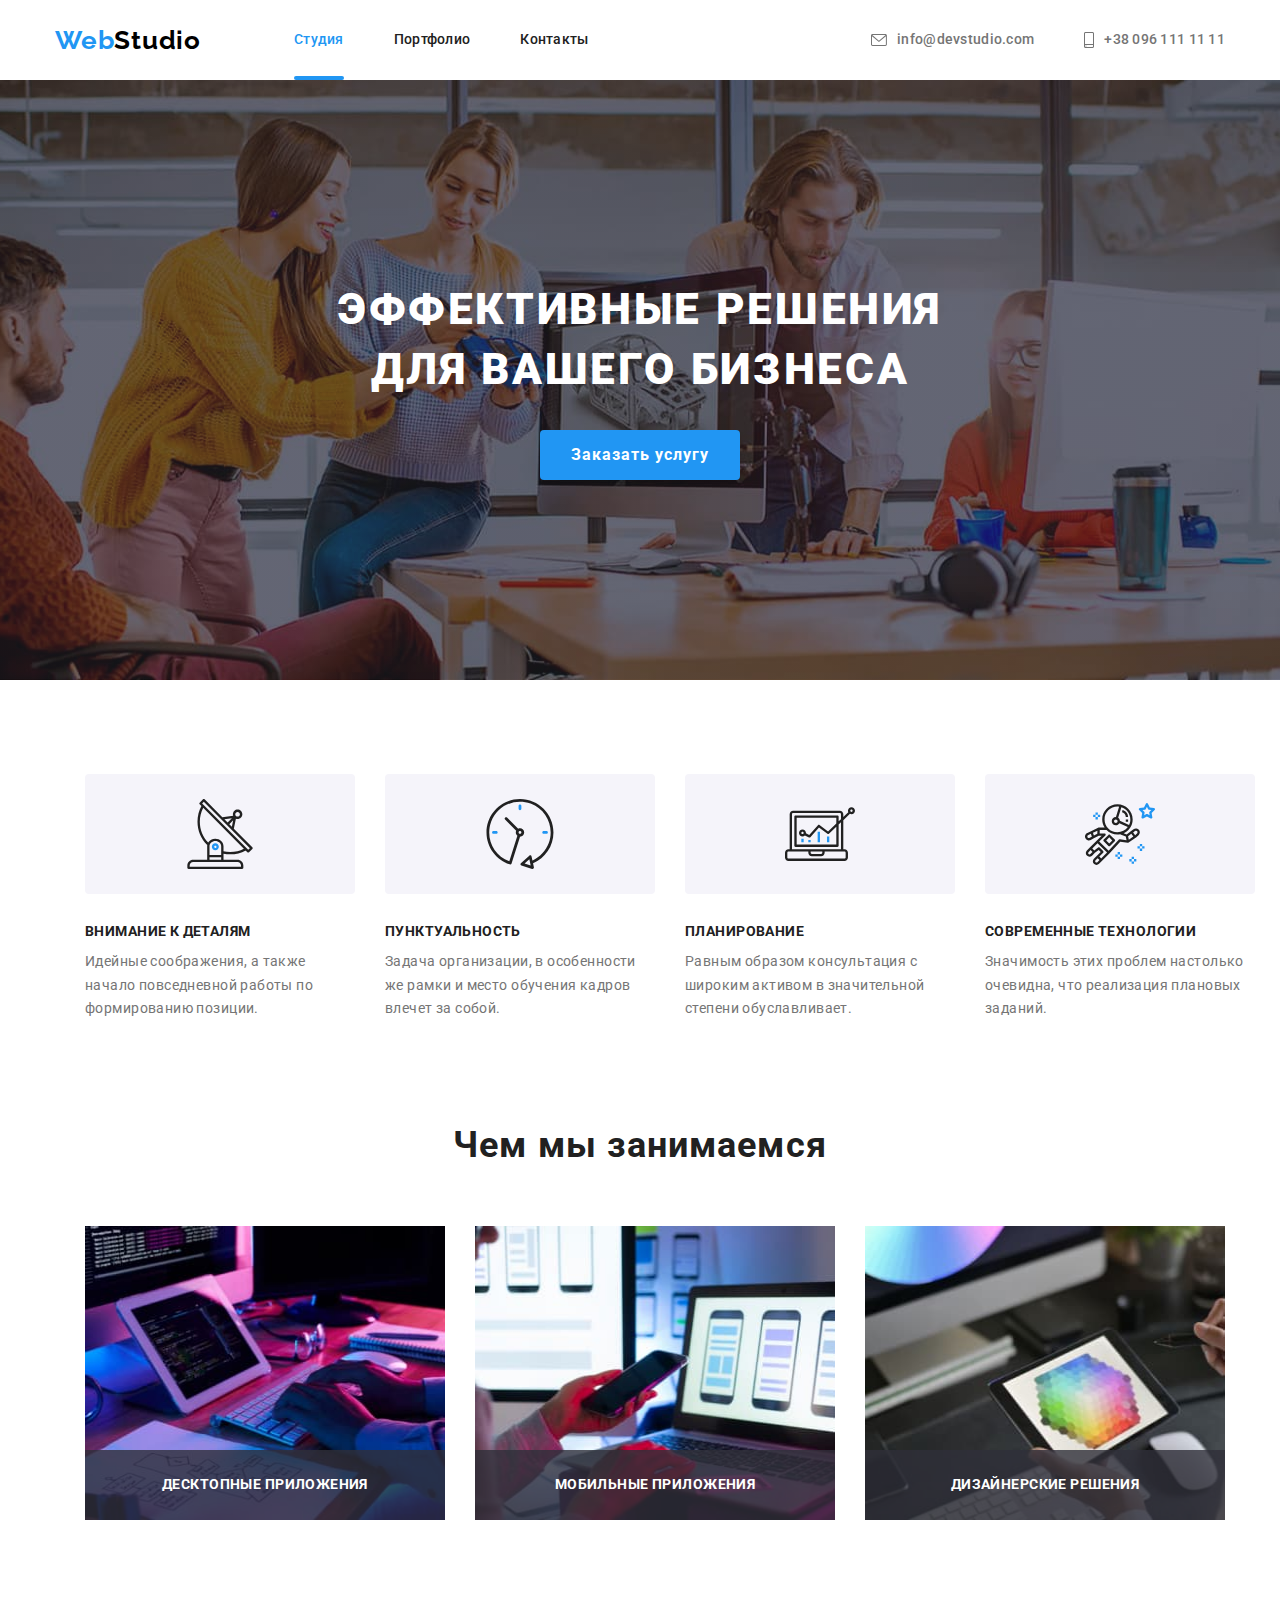
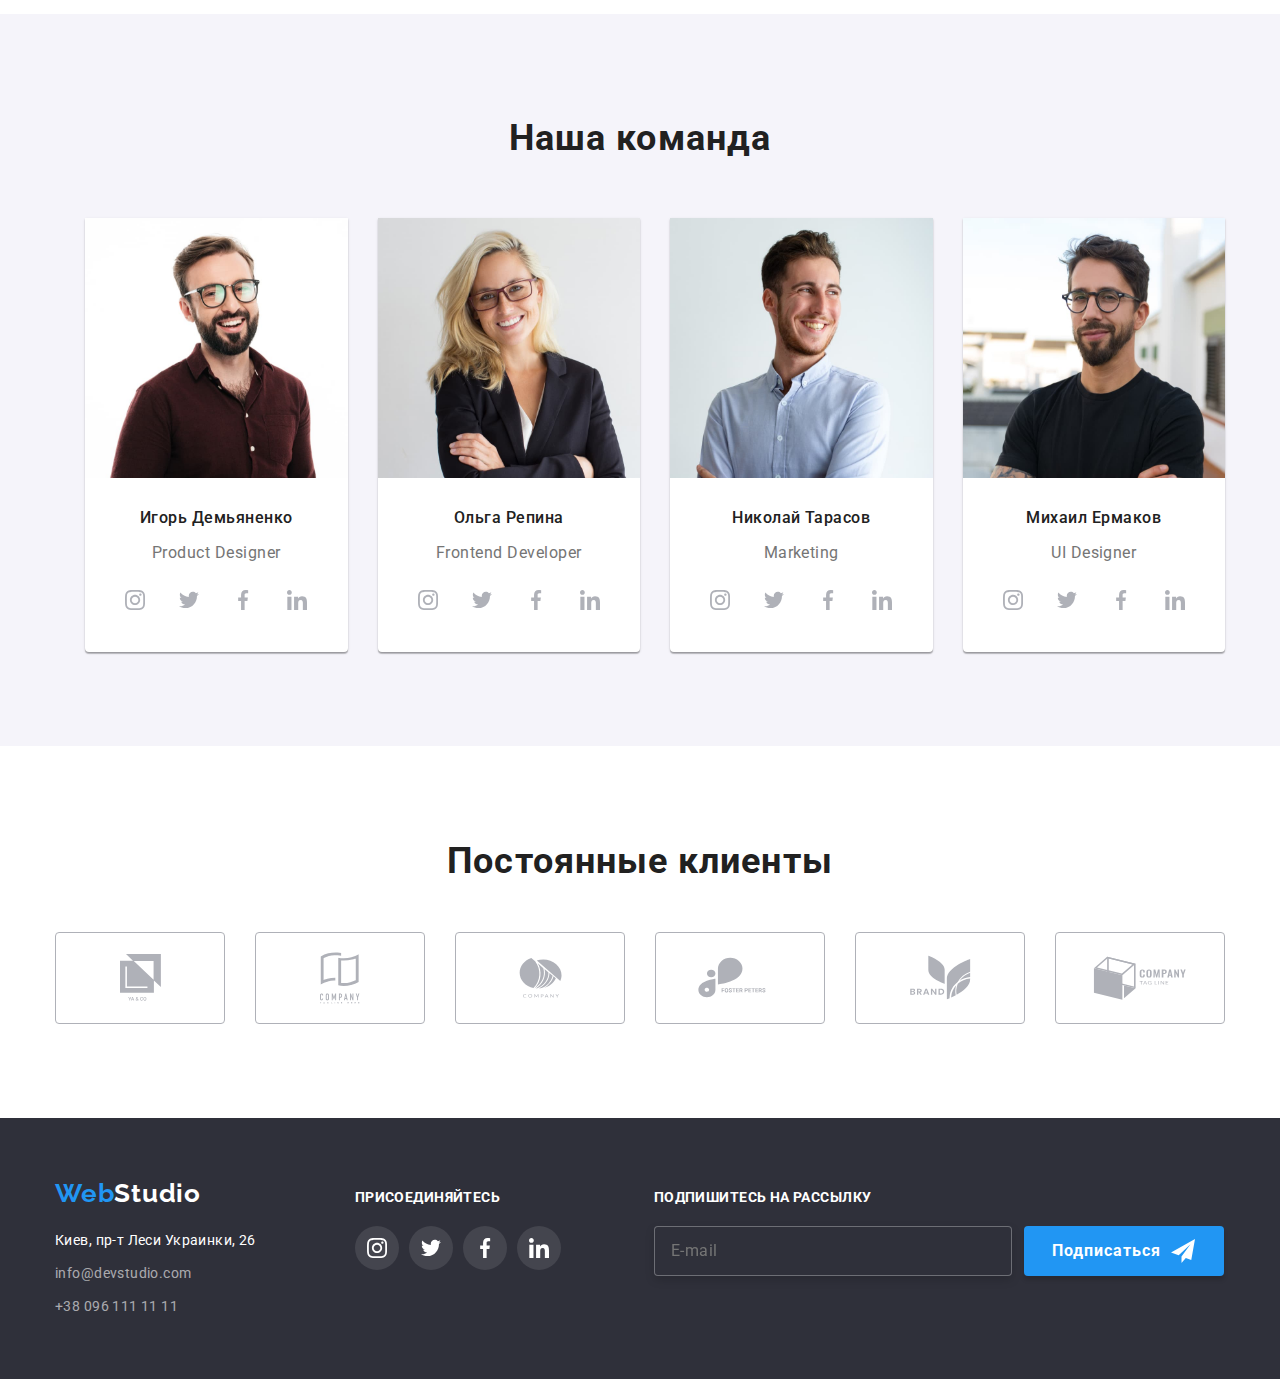
<file: index.html>
<!DOCTYPE html>
<html lang="en">
  <head>
    <meta charset="UTF-8" />
    <meta http-equiv="X-UA-Compatible" content="IE=edge" />
    <meta name="viewport" content="width=device-width, initial-scale=1.0" />
    <title>Document</title>
    <link
      rel="stylesheet"
      href="https://cdnjs.cloudflare.com/ajax/libs/modern-normalize/1.1.0/modern-normalize.min.css"
      integrity="sha512-wpPYUAdjBVSE4KJnH1VR1HeZfpl1ub8YT/NKx4PuQ5NmX2tKuGu6U/JRp5y+Y8XG2tV+wKQpNHVUX03MfMFn9Q=="
      crossorigin="anonymous"
      referrerpolicy="no-referrer"
    />
    <link rel="preconnect" href="https://fonts.googleapis.com" />
    <link rel="preconnect" href="https://fonts.gstatic.com" crossorigin />
    <link href="https://fonts.googleapis.com/css2?family=Raleway:wght@700&family=Roboto:wght@400;500;700;900&display=swap" rel="stylesheet" />
    <link rel="stylesheet" href="https://cdnjs.cloudflare.com/ajax/libs/modern-normalize/1.1.0/modern-normalize.min.css" />
    <link rel="stylesheet" href="./css/main.min.css" />
  </head>
  <body class="body">
    <!-- шапка -->
    <header class="header">
      <div class="container header__content">
        <nav class="navigation">
          <a href="./index.html" class="header__logo link logo"> <span class="logo">Web</span>Studio </a>

          <ul class="navigation__list list">
            <li class="navigation__item"><a href="./index.html" class="navigation__link navigation__link--current link">Студия</a></li>
            <li class="navigation__item"><a href="./portfolio.html" class="navigation__link link">Портфолио</a></li>
            <li class="navigation__item"><a href="" class="navigation__link link">Контакты</a></li>
          </ul>
        </nav>

        <ul class="headder-contacts__list list">
          <li class="header-contacts__item">
            <a href="mailto:info@devstudio.com" class="header-contacts__link link">
              <svg class="header-contacts__icon" width="16" height="12">
                <use href="./images/icons.svg#icon-emeil"></use>
              </svg>
              info@devstudio.com</a
            >
          </li>
          <li class="header-contacts__item">
            <a href="tel:+380961111111" class="header-contacts__link link"
              ><svg class="header-contacts__icon" width="10" height="16">
                <use href="./images/icons.svg#icon-smartphone"></use>
              </svg>
              +38 096 111 11 11</a
            >
          </li>
        </ul>
      </div>
    </header>
    <main>
      <!--Прев'ю сайту-->
      <section class="hero hero-background">
        <div class="container">
          <h1 class="hero__title">Эффективные решения для вашего бизнеса</h1>
          <button type="button" class="button button__hero" data-modal-open>Заказать услугу</button>
        </div>
      </section>
      <!-- Переваги сайту -->
      <section class="advantage">
        <div class="container">
          <ul class="advantage__list list">
            <li class="advantage__item">
              <div class="advantage__rectangle">
                <svg class="advantage__icon">
                  <use href="./images/icons.svg#icon-antenna"></use>
                </svg>
              </div>
              <h3 class="advantage__subtitle">Внимание к деталям</h3>
              <p class="advantage__text">Идейные соображения, а также начало повседневной работы по формированию позиции.</p>
            </li>
            <li class="advantage__item">
              <div class="advantage__rectangle">
                <svg class="advantage__icon">
                  <use href="./images/icons.svg#icon-clock"></use>
                </svg>
              </div>
              <h3 class="advantage__subtitle">Пунктуальность</h3>
              <p class="advantage__text">Задача организации, в особенности же рамки и место обучения кадров влечет за собой.</p>
            </li>
            <li class="advantage__item">
              <div class="advantage__rectangle">
                <svg class="advantage__icon">
                  <use href="./images/icons.svg#icon-diagram"></use>
                </svg>
              </div>
              <h3 class="advantage__subtitle">Планирование</h3>
              <p class="advantage__text">Равным образом консультация с широким активом в значительной степени обуславливает.</p>
            </li>
            <li class="advantage__item">
              <div class="advantage__rectangle">
                <svg class="advantage__icon">
                  <use href="./images/icons.svg#icon-astronaut"></use>
                </svg>
              </div>
              <h3 class="advantage__subtitle">Современные технологии</h3>
              <p class="advantage__text">Значимость этих проблем настолько очевидна, что реализация плановых заданий.</p>
            </li>
          </ul>
        </div>
      </section>
      <!--Чим ми займаємось -->
      <section class="our-work">
        <div class="container">
          <h2 class="our-work__title">Чем мы занимаемся</h2>
          <ul class="our-work__list list">
            <li class="our-work__item">
              <div class="our-work__foto">
                <img src="./images/naborinfo.jpg" alt="Набор информации на клавиатуре" width="370" height="294" />
                <h3 class="our-work__text">Десктопные приложения</h3>
              </div>
            </li>
            <li class="our-work__item">
              <div class="our-work__foto">
                <img src="./images/podborstylia.jpg" alt="Разработка на ноутбуке мобильных интерфейсов" width="370" height="294" />
                <h3 class="our-work__text">Мобильные приложения</h3>
              </div>
            </li>
            <li class="our-work__item">
              <div class="our-work__foto">
                <img src="./images/proverkairaskraska.jpg" alt="Цветовая гамма на планшете" width="370" height="294" />
                <h3 class="our-work__text">Дизайнерские решения</h3>
              </div>
            </li>
          </ul>
        </div>
      </section>
      <!-- Склад команди  -->
      <section class="team">
        <div class="container">
          <h2 class="team__title">Наша команда</h2>
          <ul class="team__list list">
            <li class="card">
              <div class="card__foto foto"><img src="./images/fotoigor.jpg" alt="Фото Игоря" width="270" height="260" /></div>
              <div class="card__abouttext">
                <h3 class="card__subtitle">Игорь Демьяненко</h3>
                <p lang="en" class="card__text">Product Designer</p>
                <ul class="soc-net list">
                  <li class="soc-net__item">
                    <a href="" class="soc-net__link link">
                      <svg class="soc-net__icon" width="20" height="20">
                        <use href="./images/icons.svg#icon-instagram"></use>
                      </svg>
                    </a>
                  </li>
                  <li class="soc-net__item">
                    <a href="" class="soc-net__link link">
                      <svg class="soc-net__icon" width="20" height="20">
                        <use href="./images/icons.svg#icon-twitter"></use>
                      </svg>
                    </a>
                  </li>
                  <li class="soc-net__item">
                    <a href="" class="soc-net__link link">
                      <svg class="soc-net__icon" width="20" height="20">
                        <use href="./images/icons.svg#icon-facebook"></use>
                      </svg>
                    </a>
                  </li>
                  <li class="soc-net__item">
                    <a href="" class="soc-net__link link">
                      <svg class="soc-net__icon" width="20" height="20">
                        <use href="./images/icons.svg#icon-linkedin"></use>
                      </svg>
                    </a>
                  </li>
                </ul>
              </div>
            </li>
            <li class="card">
              <div class="card__foto foto"><img src="./images/fotoolga.jpg" alt="Фото Ольги" width="270" height="260" /></div>
              <div class="card__abouttext">
                <h3 class="card__subtitle">Ольга Репина</h3>
                <p lang="en" class="card__text">Frontend Developer</p>
                <ul class="soc-net list">
                  <li class="soc-net__item">
                    <a href="" class="soc-net__link link">
                      <svg class="soc-net__icon" width="20" height="20">
                        <use href="./images/icons.svg#icon-instagram"></use>
                      </svg>
                    </a>
                  </li>
                  <li class="soc-net__item">
                    <a href="" class="soc-net__link link">
                      <svg class="soc-net__icon" width="20" height="20">
                        <use href="./images/icons.svg#icon-twitter"></use>
                      </svg>
                    </a>
                  </li>
                  <li class="soc-net__item">
                    <a href="" class="soc-net__link link">
                      <svg class="soc-net__icon" width="20" height="20">
                        <use href="./images/icons.svg#icon-facebook"></use>
                      </svg>
                    </a>
                  </li>
                  <li class="soc-net__item">
                    <a href="" class="soc-net__link link">
                      <svg class="soc-net__icon" width="20" height="20">
                        <use href="./images/icons.svg#icon-linkedin"></use>
                      </svg>
                    </a>
                  </li>
                </ul>
              </div>
            </li>
            <li class="card">
              <div class="card__foto foto"><img src="./images/fotonicolay.jpg" alt="Фото Николая" width="270" height="260" /></div>
              <div class="card__abouttext">
                <h3 class="card__subtitle">Николай Тарасов</h3>
                <p lang="en" class="card__text">Marketing</p>
                <ul class="soc-net list">
                  <li class="soc-net__item">
                    <a href="" class="soc-net__link link">
                      <svg class="soc-net__icon" width="20" height="20">
                        <use href="./images/icons.svg#icon-instagram"></use>
                      </svg>
                    </a>
                  </li>
                  <li class="soc-net__item">
                    <a href="" class="soc-net__link link">
                      <svg class="soc-net__icon" width="20" height="20">
                        <use href="./images/icons.svg#icon-twitter"></use>
                      </svg>
                    </a>
                  </li>
                  <li class="soc-net__item">
                    <a href="" class="soc-net__link link">
                      <svg class="soc-net__icon" width="20" height="20">
                        <use href="./images/icons.svg#icon-facebook"></use>
                      </svg>
                    </a>
                  </li>
                  <li class="soc-net__item">
                    <a href="" class="soc-net__link link">
                      <svg class="soc-net__icon" width="20" height="20">
                        <use href="./images/icons.svg#icon-linkedin"></use>
                      </svg>
                    </a>
                  </li>
                </ul>
              </div>
            </li>
            <li class="card">
              <div class="card__foto foto"><img src="./images/fotomisha.jpg" alt="Фото Михаила" width="270" height="260" /></div>
              <div class="card__abouttext">
                <h3 class="card__subtitle">Михаил Ермаков</h3>
                <p lang="en" class="card__text">UI Designer</p>
                <ul class="soc-net list">
                  <li class="soc-net__item">
                    <a href="" class="soc-net__link link">
                      <svg class="soc-net__icon" width="20" height="20">
                        <use href="./images/icons.svg#icon-instagram"></use>
                      </svg>
                    </a>
                  </li>
                  <li class="soc-net__item">
                    <a href="" class="soc-net__link link">
                      <svg class="soc-net__icon" width="20" height="20">
                        <use href="./images/icons.svg#icon-twitter"></use>
                      </svg>
                    </a>
                  </li>
                  <li class="soc-net__item">
                    <a href="" class="soc-net__link link">
                      <svg class="soc-net__icon" width="20" height="20">
                        <use href="./images/icons.svg#icon-facebook"></use>
                      </svg>
                    </a>
                  </li>
                  <li class="soc-net__item">
                    <a href="" class="soc-net__link link">
                      <svg class="soc-net__icon" width="20" height="20">
                        <use href="./images/icons.svg#icon-linkedin"></use>
                      </svg>
                    </a>
                  </li>
                </ul>
              </div>
            </li>
          </ul>
        </div>
      </section>
      <!-- Клиенты  -->
      <section class="clients">
        <div class="container">
          <h2 class="clients__title">Постоянные клиенты</h2>
          <ul class="clients__list list">
            <li class="clients__item">
              <a href="" class="clients__link link">
                <svg class="clients__icon" width="41" height="47">
                  <use href="./images/icons.svg#icon-group1"></use>
                </svg>
              </a>
            </li>
            <li class="clients__item">
              <a href="" class="clients__link link">
                <svg class="clients__icon" width="40" height="52">
                  <use href="./images/icons.svg#icon-group2"></use>
                </svg>
              </a>
            </li>
            <li class="clients__item">
              <a href="" class="clients__link link">
                <svg class="clients__icon" width="43" height="41">
                  <use href="./images/icons.svg#icon-group3"></use>
                </svg>
              </a>
            </li>
            <li class="clients__item">
              <a href="" class="clients__link link">
                <svg class="clients__icon" width="84" height="41">
                  <use href="./images/icons.svg#icon-group4"></use>
                </svg>
              </a>
            </li>
            <li class="clients__item">
              <a href="" class="clients__link link">
                <svg class="clients__icon" width="63" height="45">
                  <use href="./images/icons.svg#icon-group5"></use>
                </svg>
              </a>
            </li>
            <li class="clients__item">
              <a href="" class="clients__link link">
                <svg class="clients__icon" width="94" height="44">
                  <use href="./images/icons.svg#icon-group6"></use>
                </svg>
              </a>
            </li>
          </ul>
        </div>
      </section>
    </main>
    <!-- Підвал -->
    <footer class="footer">
      <div class="container footer__content">
        <div class="address">
          <a href="./index.html" class="footer-logo-stydio link logo"><span class="logo">Web</span>Studio</a>
          <address>
            <ul class="address__list list">
              <li class="address__item">
                <a
                  href="https://goo.gl/maps/xSZYq1oX6aC3uce56"
                  target="_blank"
                  rel="noreferrer noopener"
                  class="address__link address__link--white link"
                  >Киев, пр-т Леси Украинки, 26</a
                >
              </li>
              <li class="address__item"><a href="mailto:info@devstudio.com" class="address__link link">info@devstudio.com</a></li>
              <li class="address__item"><a href="tel:+380961111111" class="address__link link">+38 096 111 11 11</a></li>
            </ul>
          </address>
        </div>
        <div class="contacts-socnav">
          <h3 class="contacts-socnav__title">присоединяйтесь</h3>
          <ul class="contacts-socnav__list list">
            <li class="contacts-socnav__item">
              <a href="" class="contacts-socnav__link link">
                <svg class="fcontacts-socnav__icon" width="20" height="20">
                  <use href="./images/icons.svg#icon-instagram"></use>
                </svg>
              </a>
            </li>
            <li class="contacts-socnav__item">
              <a href="" class="contacts-socnav__link link">
                <svg class="contacts-socnav__icon" width="20" height="20">
                  <use href="./images/icons.svg#icon-twitter"></use>
                </svg>
              </a>
            </li>
            <li class="contacts-socnav__item">
              <a href="" class="contacts-socnav__link link">
                <svg class="contacts-socnav__icon" width="20" height="20">
                  <use href="./images/icons.svg#icon-facebook"></use>
                </svg>
              </a>
            </li>
            <li class="contacts-socnav__item">
              <a href="" class="contacts-socnav__link link">
                <svg class="contacts-socnav__icon" width="20" height="20">
                  <use href="./images/icons.svg#icon-linkedin"></use>
                </svg>
              </a>
            </li>
          </ul>
        </div>
        <div class="subscribe">
          <h3 class="subscribe__title">Подпишитесь на рассылку</h3>
          <form class="subscribe__form">
            <input class="subscribe__input" type="email" name="mail" id="email" placeholder="E-mail" />
            <button type="submit" class="button subscribe__btn">
              Подписаться
              <svg class="subscribe__icon" width="24" height="24">
                <use href="./images/icons.svg#icon-send"></use>
              </svg>
            </button>
          </form>
        </div>
      </div>
    </footer>
    <!-- Модалка -->
    <div class="backdrop is-hidden" data-modal>
      <div class="modal">
        <button type="button" class="btn-close" data-modal-close>
          <svg class="btn-close__icon" width="11" height="11">
            <use href="./images/icons.svg#icon-vector_x"></use>
          </svg>
        </button>
        <h3 class="modal__title">Оставьте свои данные, мы вам перезвоним</h3>
        <form class="form">
          <div class="form__field">
            <label for="name" class="form__label">Имя</label>
            <input class="form__input" type="text" name="name" id="name" />
            <svg class="form__icon" width="18" height="18">
              <use href="./images/icons.svg#icon-person-form"></use>
            </svg>
          </div>

          <div class="form__field">
            <label for="tel" class="form__label">Телефон</label>
            <input class="form__input" type="tel" name="tel" id="tel" />
            <svg class="form__icon" width="18" height="18">
              <use href="./images/icons.svg#icon-phone-form"></use>
            </svg>
          </div>

          <div class="form__field">
            <label for="mail" class="form__label">Почта</label>
            <input class="form__input" type="email" name="mail" id="mail" />
            <svg class="form__icon" width="18" height="18">
              <use href="./images/icons.svg#icon-emeil-form"></use>
            </svg>
          </div>

          <div class="form__field">
            <label for="comment" class="form__label">Комментарий</label>
            <textarea class="form__input" name="comment" id="comment" rows="10" placeholder="Введите текст"></textarea>
          </div>

          <label class="policy">
            <input class="policy__input" type="checkbox" name="policy" />
            <span class="policy__icon"></span>
            <span class="policy__text">Соглашаюсь с рассылкой и принимаю</span> <a href="" class="policy__contract">Условия договора</a>
          </label>

          <div class="button-send">
            <button type="submit" class="button">Отправить</button>
          </div>
        </form>
      </div>
    </div>
    <script src="./js/modal.js"></script>
  </body>
</html>
</file>
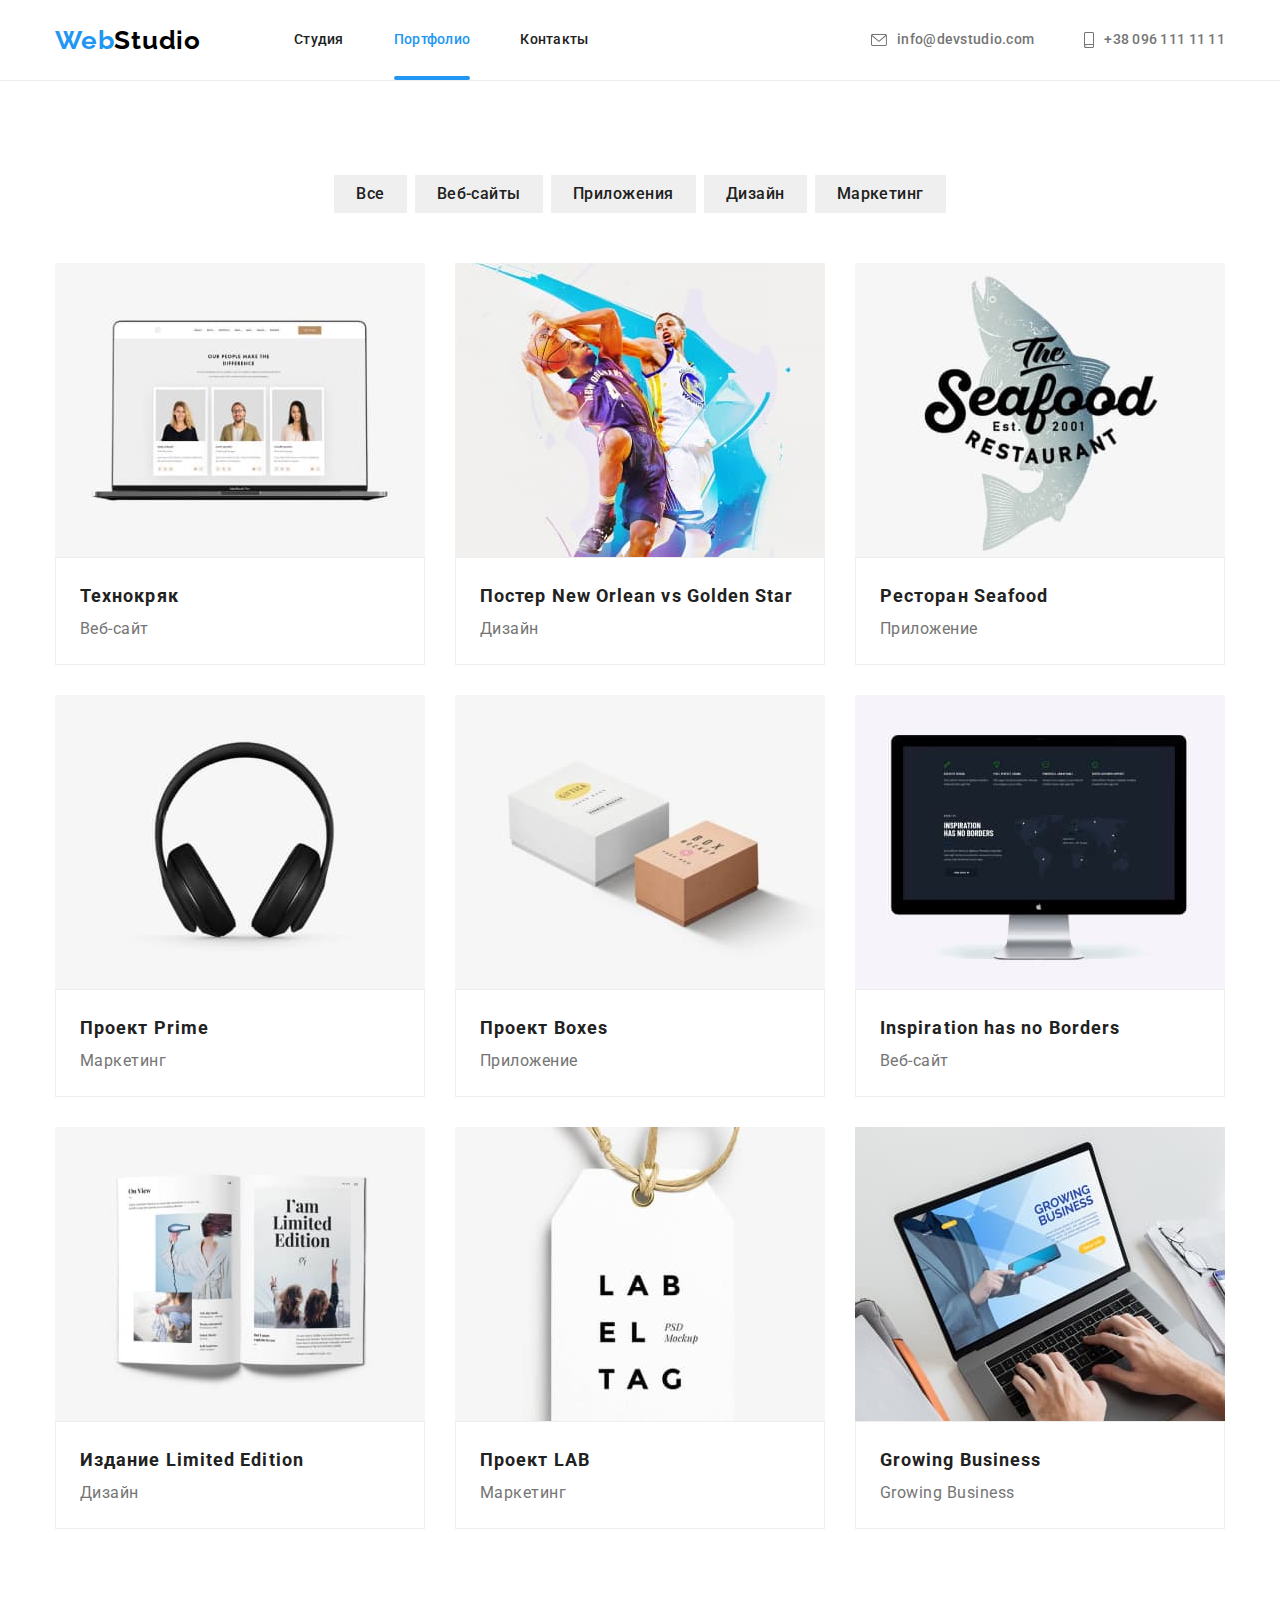
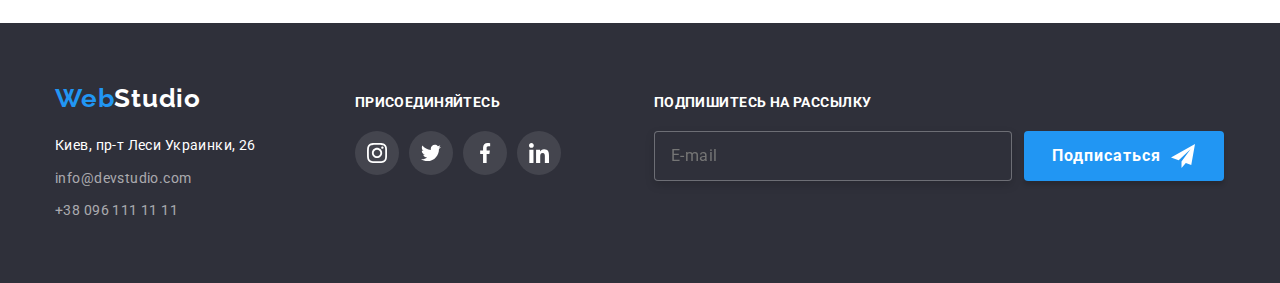
<file: portfolio.html>
<!DOCTYPE html>
<html lang="ru">
  <head>
    <meta charset="UTF-8" />
    <meta http-equiv="X-UA-Compatible" content="IE=edge" />
    <meta name="viewport" content="width=device-width, initial-scale=1.0" />
    <title>Document</title>
    <link
      rel="stylesheet"
      href="https://cdnjs.cloudflare.com/ajax/libs/modern-normalize/1.1.0/modern-normalize.min.css"
      integrity="sha512-wpPYUAdjBVSE4KJnH1VR1HeZfpl1ub8YT/NKx4PuQ5NmX2tKuGu6U/JRp5y+Y8XG2tV+wKQpNHVUX03MfMFn9Q=="
      crossorigin="anonymous"
      referrerpolicy="no-referrer"
    />
    <link rel="preconnect" href="https://fonts.googleapis.com" />
    <link rel="preconnect" href="https://fonts.gstatic.com" crossorigin />
    <link href="https://fonts.googleapis.com/css2?family=Raleway:wght@700&family=Roboto:wght@400;500;700;900&display=swap" rel="stylesheet" />
    <link rel="stylesheet" href="https://cdnjs.cloudflare.com/ajax/libs/modern-normalize/1.1.0/modern-normalize.min.css" />
    <link rel="stylesheet" href="./css/main.min.css" />
  </head>
  <body class="body">
    <!-- шапка -->
    <header class="header header-portfolio">
      <div class="container header__content">
        <nav class="navigation">
          <a href="./index.html" class="header__logo link logo"> <span class="logo">Web</span>Studio </a>

          <ul class="navigation__list list">
            <li class="navigation__item"><a href="./index.html" class="navigation__link link">Студия</a></li>
            <li class="navigation__item"><a href="./portfolio.html" class="navigation__link navigation__link--current link">Портфолио</a></li>
            <li class="navigation__item"><a href="" class="navigation__link link">Контакты</a></li>
          </ul>
        </nav>

        <ul class="headder-contacts__list list">
          <li class="header-contacts__item">
            <a href="mailto:info@devstudio.com" class="header-contacts__link link">
              <svg class="header-contacts__icon" width="16" height="12">
                <use href="./images/icons.svg#icon-emeil"></use>
              </svg>
              info@devstudio.com</a
            >
          </li>
          <li class="header-contacts__item">
            <a href="tel:+380961111111" class="header-contacts__link link"
              ><svg class="header-contacts__icon" width="10" height="16">
                <use href="./images/icons.svg#icon-smartphone"></use>
              </svg>
              +38 096 111 11 11</a
            >
          </li>
        </ul>
      </div>
    </header>
    <main>
      <!-- Фільтра та фото сторінки -->
      <section class="portfolio">
        <div class="container">
          <h1 class="hero-title-portfolio visually-hidden">Портфолио</h1>
          <h2 class="portfolio-title visually-hidden">Фильтр та фото портфолио</h2>
          <ul class="list-btn list">
            <li class="list-btn__item">
              <button type="button" class="list-buton">Все</button>
            </li>
            <li class="list-btn__item">
              <button type="button" class="list-buton">Веб-сайты</button>
            </li>
            <li class="list-btn__item">
              <button type="button" class="list-buton">Приложения</button>
            </li>
            <li class="list-btn__item">
              <button type="button" class="list-buton">Дизайн</button>
            </li>
            <li class="list-btn__item">
              <button type="button" class="list-buton">Маркетинг</button>
            </li>
          </ul>
          <ul class="examples-list list">
            <li class="examples-list__item">
              <a href="" class="examples-list__link link">
                <div class="examples-list__foto">
                  <img src="./images/users.jpg" alt="Фото пользователей" width="370" height="294" />
                  <div class="overlay">
                    <p class="overlay__text">
                      Технокряк это современная площадка распространения коронавируса. Компании используют эту платформу для цифрового шпионажа и атак
                      на защищённые сервера конкурентов.
                    </p>
                  </div>
                </div>
                <div class="examples-list__abouttext">
                  <h3 class="examples-list__subtitle">Технокряк</h3>
                  <p class="examples-list__text">Веб-сайт</p>
                </div>
              </a>
            </li>
            <li class="examples-list__item">
              <a href="" class="examples-list__link link">
                <div class="examples-list__foto">
                  <img src="./images/poster.jpg" alt="Два игрока баскетбола" width="370" height="294" />
                  <div class="overlay">
                    <p class="overlay__text">
                      Технокряк это современная площадка распространения коронавируса. Компании используют эту платформу для цифрового шпионажа и атак
                      на защищённые сервера конкурентов.
                    </p>
                  </div>
                </div>
                <div class="examples-list__abouttext">
                  <h3 class="examples-list__subtitle">Постер New Orlean vs Golden Star</h3>
                  <p class="examples-list__text">Дизайн</p>
                </div>
              </a>
            </li>
            <li class="examples-list__item">
              <a href="" class="examples-list__link link">
                <div class="examples-list__foto">
                  <img src="./images/logorestaurant.jpg" alt="Логотип ресторана" width="370" height="294" />
                  <div class="overlay">
                    <p class="overlay__text">
                      Технокряк это современная площадка распространения коронавируса. Компании используют эту платформу для цифрового шпионажа и атак
                      на защищённые сервера конкурентов.
                    </p>
                  </div>
                </div>
                <div class="examples-list__abouttext">
                  <h3 class="examples-list__subtitle">Ресторан Seafood</h3>
                  <p class="examples-list__text">Приложение</p>
                </div>
              </a>
            </li>
            <li class="examples-list__item">
              <a href="" class="examples-list__link link">
                <div class="examples-list__foto">
                  <img src="./images/headphone.jpg" alt="Наушники" width="370" height="294" />
                  <div class="overlay">
                    <p class="overlay__text">
                      Технокряк это современная площадка распространения коронавируса. Компании используют эту платформу для цифрового шпионажа и атак
                      на защищённые сервера конкурентов.
                    </p>
                  </div>
                </div>
                <div class="examples-list__abouttext">
                  <h3 class="examples-list__subtitle">Проект Prime</h3>
                  <p class="examples-list__text">Маркетинг</p>
                </div>
              </a>
            </li>
            <li class="examples-list__item">
              <a href="" class="examples-list__link link">
                <div class="examples-list__foto">
                  <img src="./images/box.jpg" alt="Деревянная коробка" width="370" height="294" />
                  <div class="overlay">
                    <p class="overlay__text">
                      Технокряк это современная площадка распространения коронавируса. Компании используют эту платформу для цифрового шпионажа и атак
                      на защищённые сервера конкурентов.
                    </p>
                  </div>
                </div>
                <div class="examples-list__abouttext">
                  <h3 class="examples-list__subtitle">Проект Boxes</h3>
                  <p class="examples-list__text">Приложение</p>
                </div>
              </a>
            </li>
            <li class="examples-list__item">
              <a href="" class="examples-list__link link">
                <div class="examples-list__foto">
                  <img src="./images/monitor.jpg" alt="Монитор" width="370" height="294" />
                  <div class="overlay">
                    <p class="overlay__text">
                      Технокряк это современная площадка распространения коронавируса. Компании используют эту платформу для цифрового шпионажа и атак
                      на защищённые сервера конкурентов.
                    </p>
                  </div>
                </div>
                <div class="examples-list__abouttext">
                  <h3 lang="en" class="examples-list__subtitle">Inspiration has no Borders</h3>
                  <p class="examples-list__text">Веб-сайт</p>
                </div>
              </a>
            </li>
            <li class="examples-list__item">
              <a href="" class="examples-list__link link">
                <div class="examples-list__foto">
                  <img src="./images/book.jpg" alt="Книга" width="370" height="294" />
                  <div class="overlay">
                    <p class="overlay__text">
                      Технокряк это современная площадка распространения коронавируса. Компании используют эту платформу для цифрового шпионажа и атак
                      на защищённые сервера конкурентов.
                    </p>
                  </div>
                </div>
                <div class="examples-list__abouttext">
                  <h3 class="examples-list__subtitle">Издание Limited Edition</h3>
                  <p class="examples-list__text">Дизайн</p>
                </div>
              </a>
            </li>
            <li class="examples-list__item">
              <a href="" class="examples-list__link link">
                <div class="examples-list__foto">
                  <img src="./images/tag.jpg" alt="Бирка" width="370" height="294" />
                  <div class="overlay">
                    <p class="overlay__text">
                      Технокряк это современная площадка распространения коронавируса. Компании используют эту платформу для цифрового шпионажа и атак
                      на защищённые сервера конкурентов.
                    </p>
                  </div>
                </div>
                <div class="examples-list__abouttext">
                  <h3 class="examples-list__subtitle">Проект LAB</h3>
                  <p class="examples-list__text">Маркетинг</p>
                </div>
              </a>
            </li>
            <li class="examples-list__item">
              <a href="" class="examples-list__link link">
                <div class="examples-list__foto">
                  <img src="./images/laptop.jpg" alt="Ноутбук" width="370" height="294" />
                  <div class="overlay">
                    <p class="overlay__text">
                      Технокряк это современная площадка распространения коронавируса. Компании используют эту платформу для цифрового шпионажа и атак
                      на защищённые сервера конкурентов.
                    </p>
                  </div>
                </div>
                <div class="examples-list__abouttext">
                  <h3 lang="en" class="examples-list__subtitle">Growing Business</h3>
                  <p lang="en" class="examples-list__text">Growing Business</p>
                </div>
              </a>
            </li>
          </ul>
        </div>
      </section>
    </main>
    <!-- Підвал -->
    <footer class="footer">
      <div class="container footer__content">
        <div class="address">
          <a href="./index.html" class="footer-logo-stydio link logo"><span class="logo">Web</span>Studio</a>
          <address>
            <ul class="address__list list">
              <li class="address__item">
                <a
                  href="https://goo.gl/maps/xSZYq1oX6aC3uce56"
                  target="_blank"
                  rel="noreferrer noopener"
                  class="address__link address__link--white link"
                  >Киев, пр-т Леси Украинки, 26</a
                >
              </li>
              <li class="address__item"><a href="mailto:info@devstudio.com" class="address__link link">info@devstudio.com</a></li>
              <li class="address__item"><a href="tel:+380961111111" class="address__link link">+38 096 111 11 11</a></li>
            </ul>
          </address>
        </div>
        <div class="contacts-socnav">
          <h3 class="contacts-socnav__title">присоединяйтесь</h3>
          <ul class="contacts-socnav__list list">
            <li class="contacts-socnav__item">
              <a href="" class="contacts-socnav__link link">
                <svg class="fcontacts-socnav__icon" width="20" height="20">
                  <use href="./images/icons.svg#icon-instagram"></use>
                </svg>
              </a>
            </li>
            <li class="contacts-socnav__item">
              <a href="" class="contacts-socnav__link link">
                <svg class="contacts-socnav__icon" width="20" height="20">
                  <use href="./images/icons.svg#icon-twitter"></use>
                </svg>
              </a>
            </li>
            <li class="contacts-socnav__item">
              <a href="" class="contacts-socnav__link link">
                <svg class="contacts-socnav__icon" width="20" height="20">
                  <use href="./images/icons.svg#icon-facebook"></use>
                </svg>
              </a>
            </li>
            <li class="contacts-socnav__item">
              <a href="" class="contacts-socnav__link link">
                <svg class="contacts-socnav__icon" width="20" height="20">
                  <use href="./images/icons.svg#icon-linkedin"></use>
                </svg>
              </a>
            </li>
          </ul>
        </div>
        <div class="subscribe">
          <h3 class="subscribe__title">Подпишитесь на рассылку</h3>
          <form class="subscribe__form">
            <input class="subscribe__input" type="email" name="mail" id="email" placeholder="E-mail" />
            <button type="submit" class="button subscribe__btn">
              Подписаться
              <svg class="subscribe__icon" width="24" height="24">
                <use href="./images/icons.svg#icon-send"></use>
              </svg>
            </button>
          </form>
        </div>
      </div>
    </footer>
  </body>
</html>
</file>
<file: css/main.min.css>
.body{color:#757575;font-family:Roboto, sans-serif;letter-spacing:0.03em;font-size:14px;line-height:1.71}h1,h2,h3,h4,h5,h6,p{margin:0}img{display:block;max-width:100%}textarea{resize:none}.list{margin:0;padding:0;list-style:none}.link{text-decoration:none}.container{margin-left:auto;margin-right:auto;width:1200px;padding-left:15px;padding-right:15px}.visually-hidden{position:absolute;width:1px;height:1px;margin:-1px;padding:0;overflow:hidden;border:0;clip:rect(0 0 0 0)}.button{display:-webkit-box;display:-ms-flexbox;display:flex;width:200px;height:50px;-webkit-box-pack:center;-ms-flex-pack:center;justify-content:center;-webkit-box-align:center;-ms-flex-align:center;align-items:center;font-size:16px;line-height:1.87;font-weight:700;letter-spacing:0.06em;color:#fff;background-color:#2196f3;-webkit-box-shadow:0px 4px 4px rgba(0,0,0,0.15);box-shadow:0px 4px 4px rgba(0,0,0,0.15);border-radius:4px;border:none;cursor:pointer}.logo{font-family:Raleway, sans-serif;font-weight:700;font-size:26px;line-height:1.19;letter-spacing:0.03em;color:#2196f3}.list-btn{display:-webkit-box;display:-ms-flexbox;display:flex;-webkit-box-pack:center;-ms-flex-pack:center;justify-content:center;margin-bottom:50px}.list-btn__item:not(:last-child){margin-right:8px}.list-buton{padding:6px 22px;font-weight:500;font-size:16px;line-height:1.62;letter-spacing:0.03em;color:#212121;cursor:pointer;border:none;-webkit-transition:color 250ms cubic-bezier(0.4, 0, 0.2, 1),background-color 250ms cubic-bezier(0.4, 0, 0.2, 1),-webkit-box-shadow 250ms cubic-bezier(0.4, 0, 0.2, 1);transition:color 250ms cubic-bezier(0.4, 0, 0.2, 1),background-color 250ms cubic-bezier(0.4, 0, 0.2, 1),-webkit-box-shadow 250ms cubic-bezier(0.4, 0, 0.2, 1);transition:color 250ms cubic-bezier(0.4, 0, 0.2, 1),background-color 250ms cubic-bezier(0.4, 0, 0.2, 1),box-shadow 250ms cubic-bezier(0.4, 0, 0.2, 1);transition:color 250ms cubic-bezier(0.4, 0, 0.2, 1),background-color 250ms cubic-bezier(0.4, 0, 0.2, 1),box-shadow 250ms cubic-bezier(0.4, 0, 0.2, 1),-webkit-box-shadow 250ms cubic-bezier(0.4, 0, 0.2, 1)}.list-buton:hover,.list-buton:focus{color:#fff;background-color:#2196f3;-webkit-box-shadow:0px 1px 1px rgba(0,0,0,0.12),0px 4px 4px rgba(0,0,0,0.06),1px 4px 6px rgba(0,0,0,0.16);box-shadow:0px 1px 1px rgba(0,0,0,0.12),0px 4px 4px rgba(0,0,0,0.06),1px 4px 6px rgba(0,0,0,0.16)}.card{background-color:#ffffff;text-align:center;-webkit-box-shadow:0px 1px 3px rgba(0,0,0,0.12),0px 1px 1px rgba(0,0,0,0.14),0px 2px 1px rgba(0,0,0,0.2);box-shadow:0px 1px 3px rgba(0,0,0,0.12),0px 1px 1px rgba(0,0,0,0.14),0px 2px 1px rgba(0,0,0,0.2);border-radius:0px 0px 4px 4px;-ms-flex-preferred-size:calc(100% / 4 - $set-gap);flex-basis:calc(100% / 4 - $set-gap);margin-left:30px}.card__abouttext{padding-top:30px;padding-bottom:30px}.card__subtitle{margin-bottom:16px;font-weight:500;font-size:16px;line-height:1.19;letter-spacing:0.03em;color:#212121}.card__text{margin-bottom:16px;font-size:16px;line-height:1.19;letter-spacing:0.03em;color:#757575}.overlay{position:absolute;top:0;left:0;width:100%;height:100%;background-color:rgba(33,150,243,0.9);-webkit-transform:translateY(100%);transform:translateY(100%);-webkit-transition:-webkit-transform 250ms cubic-bezier(0.4, 0, 0.2, 1);transition:-webkit-transform 250ms cubic-bezier(0.4, 0, 0.2, 1);transition:transform 250ms cubic-bezier(0.4, 0, 0.2, 1);transition:transform 250ms cubic-bezier(0.4, 0, 0.2, 1), -webkit-transform 250ms cubic-bezier(0.4, 0, 0.2, 1)}.examples-list__link:hover .overlay{-webkit-transform:translateY(0);transform:translateY(0)}.overlay__text{display:block;top:0;left:0;position:absolute;padding:63px 24px;font-size:18px;line-height:1.56;letter-spacing:0.03em;color:#ffffff}.soc-net{display:-webkit-box;display:-ms-flexbox;display:flex;-webkit-box-pack:center;-ms-flex-pack:center;justify-content:center}.soc-net__item{width:44px;height:44px}.soc-net__item:not(:last-child){margin-right:10px}.soc-net__link{width:100%;height:100%;display:-webkit-box;display:-ms-flexbox;display:flex;-webkit-box-align:center;-ms-flex-align:center;align-items:center;-webkit-box-pack:center;-ms-flex-pack:center;justify-content:center;border-radius:50%;fill:#afb1b8;-webkit-transition:background-color 250ms cubic-bezier(0.4, 0, 0.2, 1),fill 250ms cubic-bezier(0.4, 0, 0.2, 1);transition:background-color 250ms cubic-bezier(0.4, 0, 0.2, 1),fill 250ms cubic-bezier(0.4, 0, 0.2, 1)}.soc-net__link:focus,.soc-net__link:hover,.soc-net__link:focus.soc-net__icon,.soc-net__link:hover.soc-net__icon{background-color:#2196f3;fill:#ffffff}.backdrop{position:fixed;top:0;left:0;width:100vw;height:100vh;background-color:rgba(0,0,0,0.2);-webkit-transition:opacity 250ms cubic-bezier(0.4, 0, 0.2, 1);transition:opacity 250ms cubic-bezier(0.4, 0, 0.2, 1)}.backdrop.is-hidden{opacity:0;pointer-events:none}.modal{position:absolute;top:50%;left:50%;-webkit-transform:translate(-50%, -50%);transform:translate(-50%, -50%);height:581px;width:528px;padding:40px;background-color:#fff;-webkit-box-shadow:0px 1px 3px rgba(0,0,0,0.12),0px 1px 1px rgba(0,0,0,0.14),0px 2px 1px rgba(0,0,0,0.2);box-shadow:0px 1px 3px rgba(0,0,0,0.12),0px 1px 1px rgba(0,0,0,0.14),0px 2px 1px rgba(0,0,0,0.2);border-radius:4px}.btn-close{position:absolute;right:8px;top:8px;cursor:pointer;display:-webkit-box;display:-ms-flexbox;display:flex;-webkit-box-align:center;-ms-flex-align:center;align-items:center;-webkit-box-pack:center;-ms-flex-pack:center;justify-content:center;width:30px;height:30px;border:1px solid rgba(0,0,0,0.1);border-radius:50%;background-color:#fff}.btn-close__icon{-webkit-transition:fill 250ms cubic-bezier(0.4, 0, 0.2, 1);transition:fill 250ms cubic-bezier(0.4, 0, 0.2, 1)}.btn-close:focus .btn-close__icon,.btn-close:hover .btn-close__icon{fill:var(--accent-color)}.modal__title{font-weight:700;font-size:20px;line-height:1.15;text-align:center;letter-spacing:0.03em;margin-bottom:12px;color:#212121}.form__field{position:relative;display:-webkit-box;display:-ms-flexbox;display:flex;-webkit-box-orient:vertical;-webkit-box-direction:normal;-ms-flex-direction:column;flex-direction:column;margin-bottom:10px}.form__label{margin-bottom:4px;font-size:12px;line-height:1.17;letter-spacing:0.01em;color:#757575}.form__input{height:40px;padding-left:42px;border:1px solid rgba(33,33,33,0.2);-webkit-box-sizing:border-box;box-sizing:border-box;border-radius:4px;-webkit-transition:border-color 250ms cubic-bezier(0.4, 0, 0.2, 1);transition:border-color 250ms cubic-bezier(0.4, 0, 0.2, 1)}.form__input:hover,.form__input:focus{outline:none;border-color:#2196f3}.form__input:last-child{padding:16px 12px;height:120px}.form__icon{position:absolute;top:50%;left:12px;-webkit-transition:fill 250ms cubic-bezier(0.4, 0, 0.2, 1);transition:fill 250ms cubic-bezier(0.4, 0, 0.2, 1)}.form__input:hover+.form__icon,.form__input:focus+.form__icon{fill:#2196f3}.policy{display:-webkit-box;display:-ms-flexbox;display:flex;-webkit-box-align:center;-ms-flex-align:center;align-items:center;-webkit-box-pack:center;-ms-flex-pack:center;justify-content:center;margin-top:20px;margin-bottom:30px}.policy__input[type='checkbox']{-webkit-appearance:none;-moz-appearance:none;appearance:none;position:absolute}.policy__icon{display:inline-block;width:16px;height:15px;border:2px solid #212121;border-radius:2px}.policy__input[type='checkbox']:checked+.policy__icon{border:1px solid #2196f3;background-color:#2196f3;background-image:url("../images/checkok.svg");background-size:contain;background-origin:border-box}.policy__text{margin-left:9px;font-size:14px;line-height:1.71;letter-spacing:0.03em;color:#757575}.policy__contract{color:#2196f3}.button-send{display:-webkit-box;display:-ms-flexbox;display:flex;-webkit-box-pack:center;-ms-flex-pack:center;justify-content:center}.header{background-color:#ffffff}.header__content{display:-webkit-box;display:-ms-flexbox;display:flex}.navigation{display:-webkit-box;display:-ms-flexbox;display:flex;-webkit-box-align:center;-ms-flex-align:center;align-items:center}.header__logo{color:#000000}.navigation__list{display:-webkit-box;display:-ms-flexbox;display:flex;margin-left:93px}.navigation__item+.navigation__item{margin-left:50px}.navigation__link{position:relative;display:block;padding-top:32px;padding-bottom:32px;font-weight:500;font-size:14px;line-height:1.14;letter-spacing:0.02em;color:#212121;-webkit-transition:color 250ms cubic-bezier(0.4, 0, 0.2, 1),opacity 250ms cubic-bezier(0.4, 0, 0.2, 1);transition:color 250ms cubic-bezier(0.4, 0, 0.2, 1),opacity 250ms cubic-bezier(0.4, 0, 0.2, 1)}.navigation__link:hover,.navigation__link:focus{color:#2196f3;opacity:1}.navigation__link.navigation__link--current{color:#2196f3}.navigation__link--current::after{display:block;position:absolute;content:'';width:100%;height:4px;bottom:0;opacity:1;background-color:#2196f3;border-radius:2px}.headder-contacts__list{display:-webkit-box;display:-ms-flexbox;display:flex;margin-left:auto;-webkit-box-align:center;-ms-flex-align:center;align-items:center}.header-contacts__item+.header-contacts__item{margin-left:50px}.header-contacts__link{display:-webkit-box;display:-ms-flexbox;display:flex;-webkit-box-align:center;-ms-flex-align:center;align-items:center;padding-top:32px;padding-bottom:32px;font-weight:500;font-size:14px;line-height:1.14;letter-spacing:0.02em;color:#757575;-webkit-transition:color 250ms cubic-bezier(0.4, 0, 0.2, 1);transition:color 250ms cubic-bezier(0.4, 0, 0.2, 1)}.header-contacts__link:hover,.header-contacts__link:focus{color:#2196f3;fill:currentColor}.header-contacts__icon{margin-right:10px;fill:currentColor}.hero{padding-top:200px;padding-bottom:200px;text-align:center;background-color:#c4c4c4}.hero-background{max-width:1600px;max-height:600px;margin-left:auto;margin-right:auto;background-image:-webkit-gradient(linear, left top, right top, from(rgba(47,48,58,0.4)), to(rgba(47,48,58,0.4))),url(../images/herobgrnd.jpg);background-image:linear-gradient(to right, rgba(47,48,58,0.4), rgba(47,48,58,0.4)),url(../images/herobgrnd.jpg);background-position:center;background-size:cover}.hero__title{width:696px;margin:auto;margin-bottom:30px;font-weight:900;font-size:44px;line-height:1.36;letter-spacing:0.06em;text-transform:uppercase;color:#ffffff}.button__hero{display:inline-block}.advantage{padding-top:94px;padding-bottom:47px}.advantage__list{display:-webkit-box;display:-ms-flexbox;display:flex;margin-left:calc(-1 * var(--set-gap))}.advantage__item{-ms-flex-preferred-size:calc(100% / 4 - var(--set-gap));flex-basis:calc(100% / 4 - var(--set-gap));margin-left:30px}.advantage__rectangle{width:270px;height:120px;background:#f5f4fa;border-radius:4px;margin-bottom:30px;display:-webkit-box;display:-ms-flexbox;display:flex;-webkit-box-align:center;-ms-flex-align:center;align-items:center;-webkit-box-pack:center;-ms-flex-pack:center;justify-content:center}.advantage__icon{width:70px;height:70px}.advantage__subtitle{margin-bottom:10px;font-weight:700;font-size:14px;line-height:1.14;letter-spacing:0.03em;text-transform:uppercase;color:#212121}.advantage__text{margin-bottom:0;font-size:14px;line-height:1.71;letter-spacing:0.03em;color:#757575}.our-work{text-align:center;padding-top:47px;padding-bottom:94px}.our-work__title{margin-bottom:50px;font-weight:700;font-size:36px;line-height:1.67;text-align:center;letter-spacing:0.03em;color:#212121}.our-work__list{display:-webkit-box;display:-ms-flexbox;display:flex;margin-left:calc(-1 * $set-gap)}.our-work__item{-ms-flex-preferred-size:calc(100% / 3 - $set-gap);flex-basis:calc(100% / 3 - $set-gap);margin-left:30px}.our-work__foto{position:relative}.our-work__text{position:absolute;bottom:0;left:0;width:100%;padding-top:27px;padding-bottom:27px;font-weight:bold;font-size:14px;line-height:1.14;text-align:center;letter-spacing:0.03em;text-transform:uppercase;color:#ffffff;background:rgba(47,48,58,0.8)}.team{background-color:#f5f4fa;padding-top:94px;padding-bottom:94px}.team__title{margin-bottom:50px;font-weight:700;font-size:36px;line-height:1.67;text-align:center;letter-spacing:0.03em;color:#212121}.team__list{display:-webkit-box;display:-ms-flexbox;display:flex;margin-left:calc(-1 * $set-gap)}.clients{padding-top:94px;padding-bottom:94px}.clients__title{margin-bottom:50px;font-weight:700;font-size:36px;line-height:1.17;text-align:center;letter-spacing:0.03em;color:#212121}.clients__list{display:-webkit-box;display:-ms-flexbox;display:flex;-webkit-box-pack:center;-ms-flex-pack:center;justify-content:center}.clients__item{width:170px;height:92px;border:1px solid #afb1b8;border-radius:4px;margin-right:30px;-webkit-transition:border 250ms cubic-bezier(0.4, 0, 0.2, 1);transition:border 250ms cubic-bezier(0.4, 0, 0.2, 1)}.clients__item:hover,.clients__item:focus{border:1px solid #2196f3}.clients__item:last-child{margin-right:0}.clients__link{width:100%;height:100%;display:-webkit-box;display:-ms-flexbox;display:flex;-webkit-box-pack:center;-ms-flex-pack:center;justify-content:center;-webkit-box-align:center;-ms-flex-align:center;align-items:center;fill:#afb1b8}.clients__link .clients__icon{-webkit-transition:fill 250ms cubic-bezier(0.4, 0, 0.2, 1);transition:fill 250ms cubic-bezier(0.4, 0, 0.2, 1)}.clients__link:hover .clients__icon,.clients__link:focus .clients__icon{fill:#2196f3}.footer{background-color:#2f303a;padding-top:60px;padding-bottom:60px}.footer__content{display:-webkit-box;display:-ms-flexbox;display:flex;-webkit-box-align:baseline;-ms-flex-align:baseline;align-items:baseline}.address{margin-right:99px}.footer-logo-stydio{color:#ffffff;display:block;margin-bottom:20px}.address__item:not(:last-child){margin-bottom:9px}.address__link{display:block;font-size:14px;line-height:1.71;letter-spacing:0.03em;font-style:normal;color:rgba(255,255,255,0.6);-webkit-transition:color 250ms cubic-bezier(0.4, 0, 0.2, 1);transition:color 250ms cubic-bezier(0.4, 0, 0.2, 1)}.address__link:hover,.address__link:focus{color:#2196f3}.address__link--white{color:#ffffff}.contacts-socnav__title{margin-bottom:20px;font-weight:700;font-size:14px;line-height:1.14;letter-spacing:0.03em;text-transform:uppercase;color:#ffffff}.contacts-socnav__list{display:-webkit-box;display:-ms-flexbox;display:flex;-webkit-box-pack:center;-ms-flex-pack:center;justify-content:center}.contacts-socnav__item{width:44px;height:44px}.contacts-socnav__item:not(:last-child){margin-right:10px}.contacts-socnav__link{width:100%;height:100%;display:-webkit-box;display:-ms-flexbox;display:flex;-webkit-box-align:center;-ms-flex-align:center;align-items:center;-webkit-box-pack:center;-ms-flex-pack:center;justify-content:center;border-radius:50%;fill:#ffffff;background-color:rgba(255,255,255,0.1);-webkit-transition:background-color 250ms cubic-bezier(0.4, 0, 0.2, 1);transition:background-color 250ms cubic-bezier(0.4, 0, 0.2, 1)}.contacts-socnav__link:focus,.contacts-socnav__link:hover{background-color:#2196f3}.subscribe{margin-left:93px}.subscribe__title{margin-bottom:20px;font-weight:700;font-size:14px;line-height:1.14;letter-spacing:0.03em;text-transform:uppercase;color:#ffffff}.subscribe__form{display:-webkit-box;display:-ms-flexbox;display:flex;-webkit-box-orient:horizontal;-webkit-box-direction:normal;-ms-flex-direction:row;flex-direction:row}.subscribe__input{width:358px;height:50px;padding:15px 16px;background-color:#2f303a;border:1px solid rgba(255,255,255,0.3);-webkit-box-sizing:border-box;box-sizing:border-box;-webkit-filter:drop-shadow(0px 4px 4px rgba(0,0,0,0.15));filter:drop-shadow(0px 4px 4px rgba(0,0,0,0.15));border-radius:4px;font-size:16px;line-height:1.25;letter-spacing:0.03em;color:rgba(255,255,255,0.6)}.subscribe__input:hover,.subscribe__input:focus{outline:none}.subscribe__btn{margin-left:12px}.subscribe__icon{margin-left:10px}.header-portfolio{border-bottom:1px solid #ececec}.portfolio{padding-top:94px;padding-bottom:94px}.examples-list{display:-webkit-box;display:-ms-flexbox;display:flex;-ms-flex-wrap:wrap;flex-wrap:wrap;margin-bottom:-30px;margin-right:-30px}.examples-list__item{-ms-flex-preferred-size:calc(100% / 3 - var(--set-gap));flex-basis:calc(100% / 3 - var(--set-gap));margin-bottom:30px;margin-right:30px;background:#ffffff}.examples-list__foto{position:relative;overflow:hidden}.examples-list__link{display:block;-webkit-transition:-webkit-box-shadow 250ms cubic-bezier(0.4, 0, 0.2, 1);transition:-webkit-box-shadow 250ms cubic-bezier(0.4, 0, 0.2, 1);transition:box-shadow 250ms cubic-bezier(0.4, 0, 0.2, 1);transition:box-shadow 250ms cubic-bezier(0.4, 0, 0.2, 1), -webkit-box-shadow 250ms cubic-bezier(0.4, 0, 0.2, 1)}.examples-list__link:hover,.examples-list__link:focus{-webkit-box-shadow:0px 1px 1px rgba(0,0,0,0.12),0px 4px 4px rgba(0,0,0,0.06),1px 4px 6px rgba(0,0,0,0.16);box-shadow:0px 1px 1px rgba(0,0,0,0.12),0px 4px 4px rgba(0,0,0,0.06),1px 4px 6px rgba(0,0,0,0.16)}.examples-list__abouttext{padding:20px 24px;border:1px solid #eeeeee}.examples-list__subtitle{font-weight:700;font-size:18px;line-height:2;letter-spacing:0.06em;color:#212121}.examples-list__text{font-size:16px;line-height:1.87;letter-spacing:0.03em;color:#757575}
/*# sourceMappingURL=main.min.css.map */
</file>
